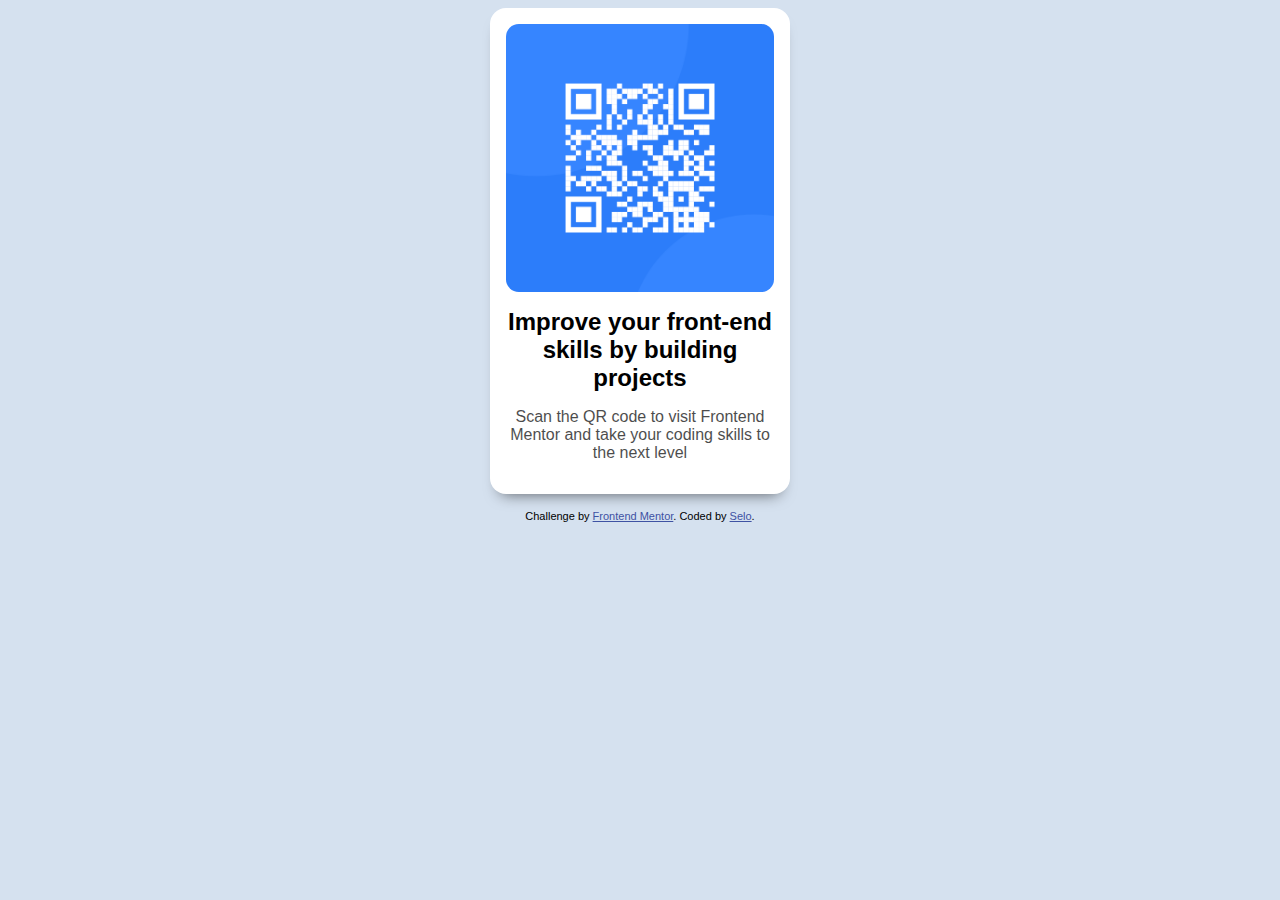
<file: index.html>
<!DOCTYPE html>
<html lang="en">
<head>
  <meta charset="UTF-8">
  <meta name="viewport" content="width=device-width, initial-scale=1.0"> <!-- displays site properly based on user's device -->

  <link rel="icon" type="image/png" sizes="32x32" href="./images/favicon-32x32.png">
  
  <title>Frontend Mentor | QR code component</title>

  <!-- Feel free to remove these styles or customise in your own stylesheet 👍 -->
  <style>
    .attribution { font-size: 11px; text-align: center; }
    .attribution a { color: hsl(228, 45%, 44%); }

    body {
      background-color: #D5E1EF;
      font-family: Calibri, 'Trebuchet MS', sans-serif
    }

    h2 {
      margin: 0 1rem;
    }

    p {
      margin: 1rem 1.2rem 2rem 1.2rem;
      opacity: 0.7;
    }
    
    img {
      max-width: 100%;
      margin: 1rem;
      border-radius: 0.8rem;
    }

    #qr-tile {
      background-color: white;
      border-radius: 1rem;
      width: min(300px, 90%);
      margin-inline: auto;
      text-align: center;
      display: flex;
      flex-direction: column;
      justify-content: center;
      align-content: center;
      margin-bottom: 1rem;
      box-shadow: 0px 10px 15px -10px hsla(0, 0%, 0%, 0.6);
    }
  </style>
</head>
<body>
  <div id="qr-tile">
    <img src="./images/image-qr-code.png" alt="">
    <h2>Improve your front-end skills by building projects</h2>
    <p>Scan the QR code to visit Frontend Mentor and take your coding skills to the next level</p>
  </div>
  
  <div class="attribution">
    Challenge by <a href="https://www.frontendmentor.io?ref=challenge" target="_blank">Frontend Mentor</a>. 
    Coded by <a href="#">Selo</a>.
  </div>
</body>
</html>
</file>
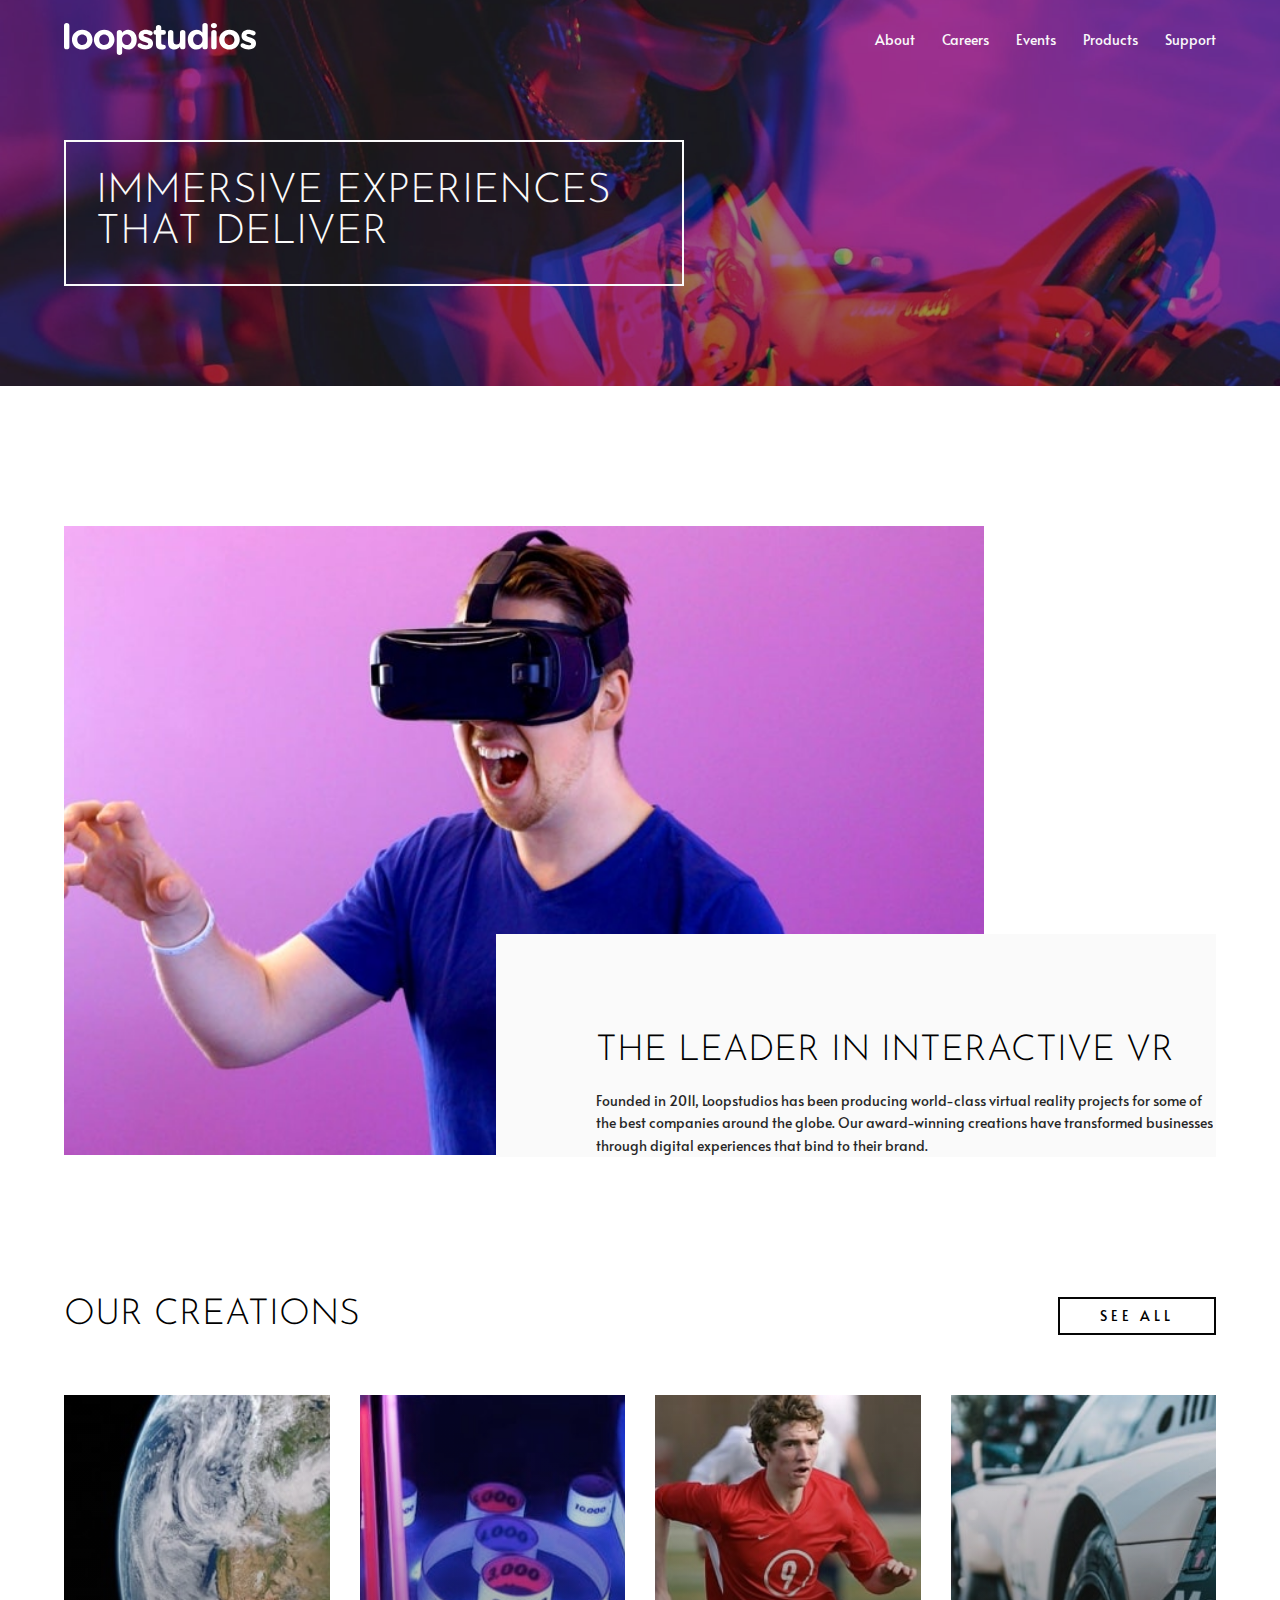
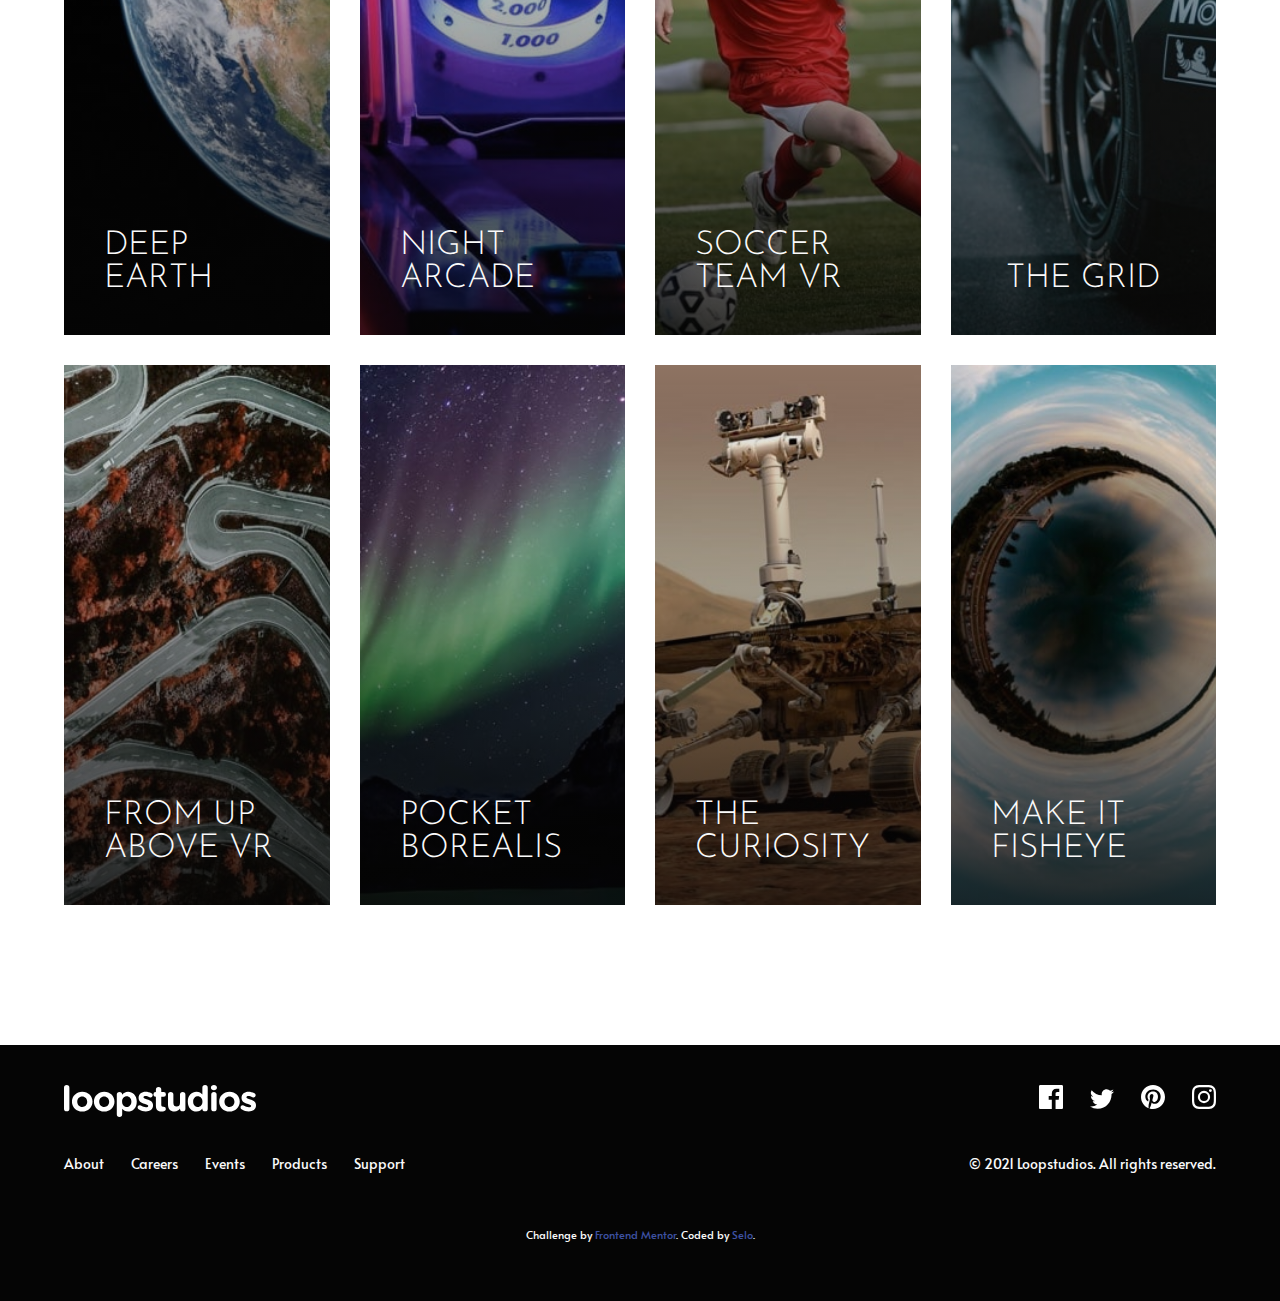
<file: loopstudios-landing-page/index.html>
<!DOCTYPE html>
<html lang="en">
<head>
  <meta charset="UTF-8">
  <meta name="viewport" content="width=device-width, initial-scale=1.0"> <!-- displays site properly based on user's device -->

  <link rel="preconnect" href="https://fonts.googleapis.com">
  <link rel="preconnect" href="https://fonts.gstatic.com" crossorigin>
  <link href="https://fonts.googleapis.com/css2?family=Alata&family=Josefin+Sans:wght@300&display=swap" rel="stylesheet">

  <link rel="icon" type="image/png" sizes="32x32" href="./images/favicon-32x32.png">

  <script src="./app.js" defer></script>

  <link rel="stylesheet" href="./style.css">
  
  <title>Frontend Mentor | Loopstudios landing page</title>
</head>
<body>

  <header>
    <nav id="navbar" class="width">
      <div id="icons">
        <img src="./images/logo.svg" alt="#" id="logo">

        <button class="mobile-icon active" id="menu-icon">
          <img src="./images/icon-hamburger.svg" alt="menu">
        </button>

        <button class="mobile-icon" id="close-icon">
          <img src="./images/icon-close.svg" alt="close">
        </button>
      </div>

      <div id="nav-links">
        <a href="#">About</a>
        <a href="#">Careers</a>
        <a href="#">Events</a>
        <a href="#">Products</a>
        <a href="#">Support</a>
      </div>      
    </nav>

    <div id="heading-container" class="width">
      <h1>Immersive experiences that deliver</h1>
    </div>
  </header>

  <main class="width">
    <section id="about" class="margin-block">
      <img id="about-image" src="./images/desktop/image-interactive.jpg" alt="#">
      <div id="about-description">
        <h2>The leader in interactive VR</h2>

        <p>
          Founded in 2011, Loopstudios has been producing world-class virtual reality 
          projects for some of the best companies around the globe. Our award-winning 
          creations have transformed businesses through digital experiences that bind 
          to their brand.
        </p>
      </div>
    </section>

    <section id="creations" class="margin-block">
      <div id="title-container">
        <h2>Our creations</h2>

        <a id="see-all-desktop" class="see-all" href="#">See All</a>
      </div>

      <div id="tile-container" class="grid">
        <div class="tile">
          <h3>Deep Earth</h3>
        </div>
        <div class="tile">
          <h3>Night arcade</h3>
        </div>
        <div class="tile">
          <h3>Soccer team VR</h3>
        </div>
        <div class="tile">
          <h3>The grid</h3>
        </div>
        <div class="tile">
          <h3>From up above VR</h3>
        </div>
        <div class="tile">
          <h3>Pocket borealis</h3>
        </div>
        <div class="tile">
          <h3>The curiosity</h3>
        </div>
        <div class="tile">
          <h3>Make it fisheye</h3>
        </div>
      </div>

      <div id="creations-link-container">
        <a id="see-all-mobile" class="see-all" href="#">See All</a>
      </div>
    </section>
  </main>

  <footer>
    <div id="footer-grid-container" class="width">
      <img id="footer-logo" src="./images/logo.svg" alt="#">

      <div id="icon-links">
        <a href="#"><img src="./images/icon-facebook.svg" alt="#"></a>
        <a href="#"><img src="./images/icon-twitter.svg" alt="#"></a>
        <a href="#"><img src="./images/icon-pinterest.svg" alt="#"></a>
        <a href="#"><img src="./images/icon-instagram.svg" alt="#"></a>
      </div>

      <div id="footer-links">
        <a href="#">About</a>
        <a href="#">Careers</a>
        <a href="#">Events</a>
        <a href="#">Products</a>
        <a href="#">Support</a>
      </div>

      <span id="rights">© 2021 Loopstudios. All rights reserved.</span>

      <div id="attribution">
        Challenge by <a href="https://www.frontendmentor.io?ref=challenge" target="_blank">Frontend Mentor</a>. 
        Coded by <a href="#">Selo</a>.
      </div>
    </div>
  </footer>
</body>
</html>
</file>
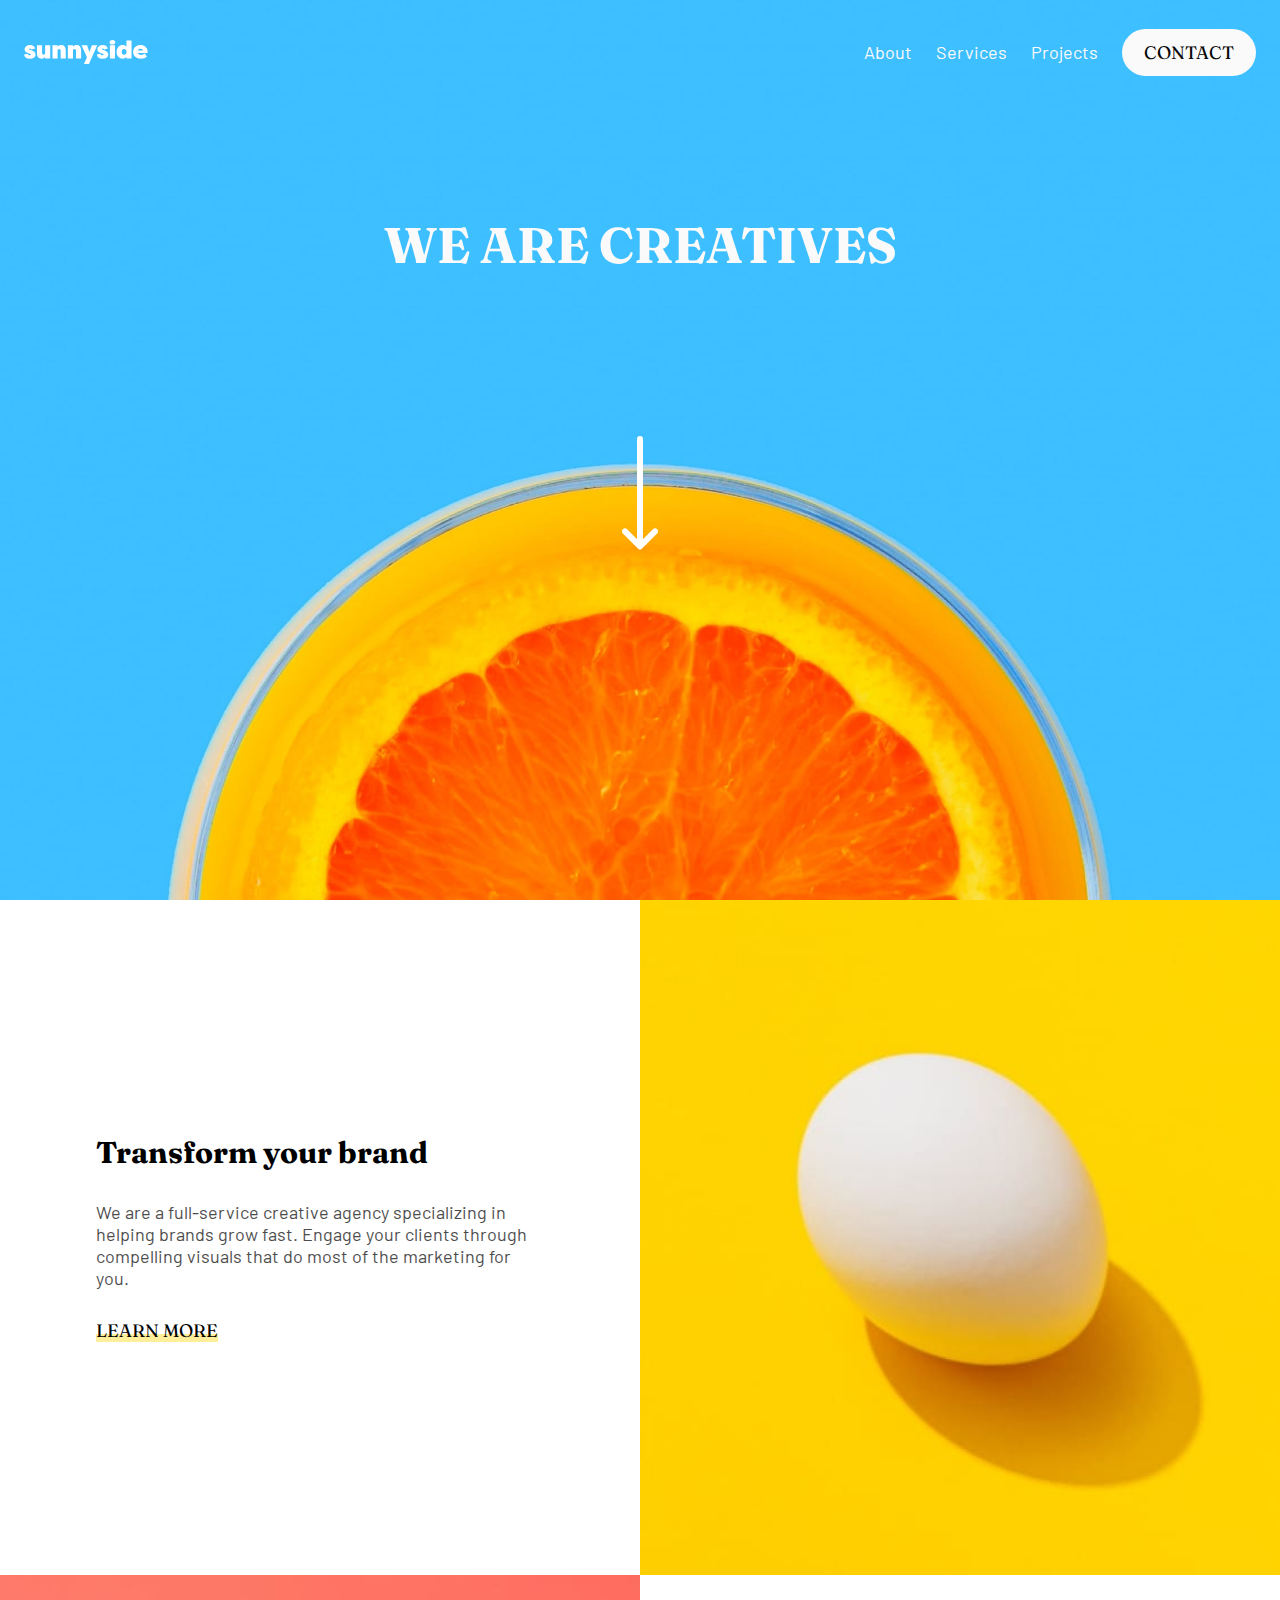
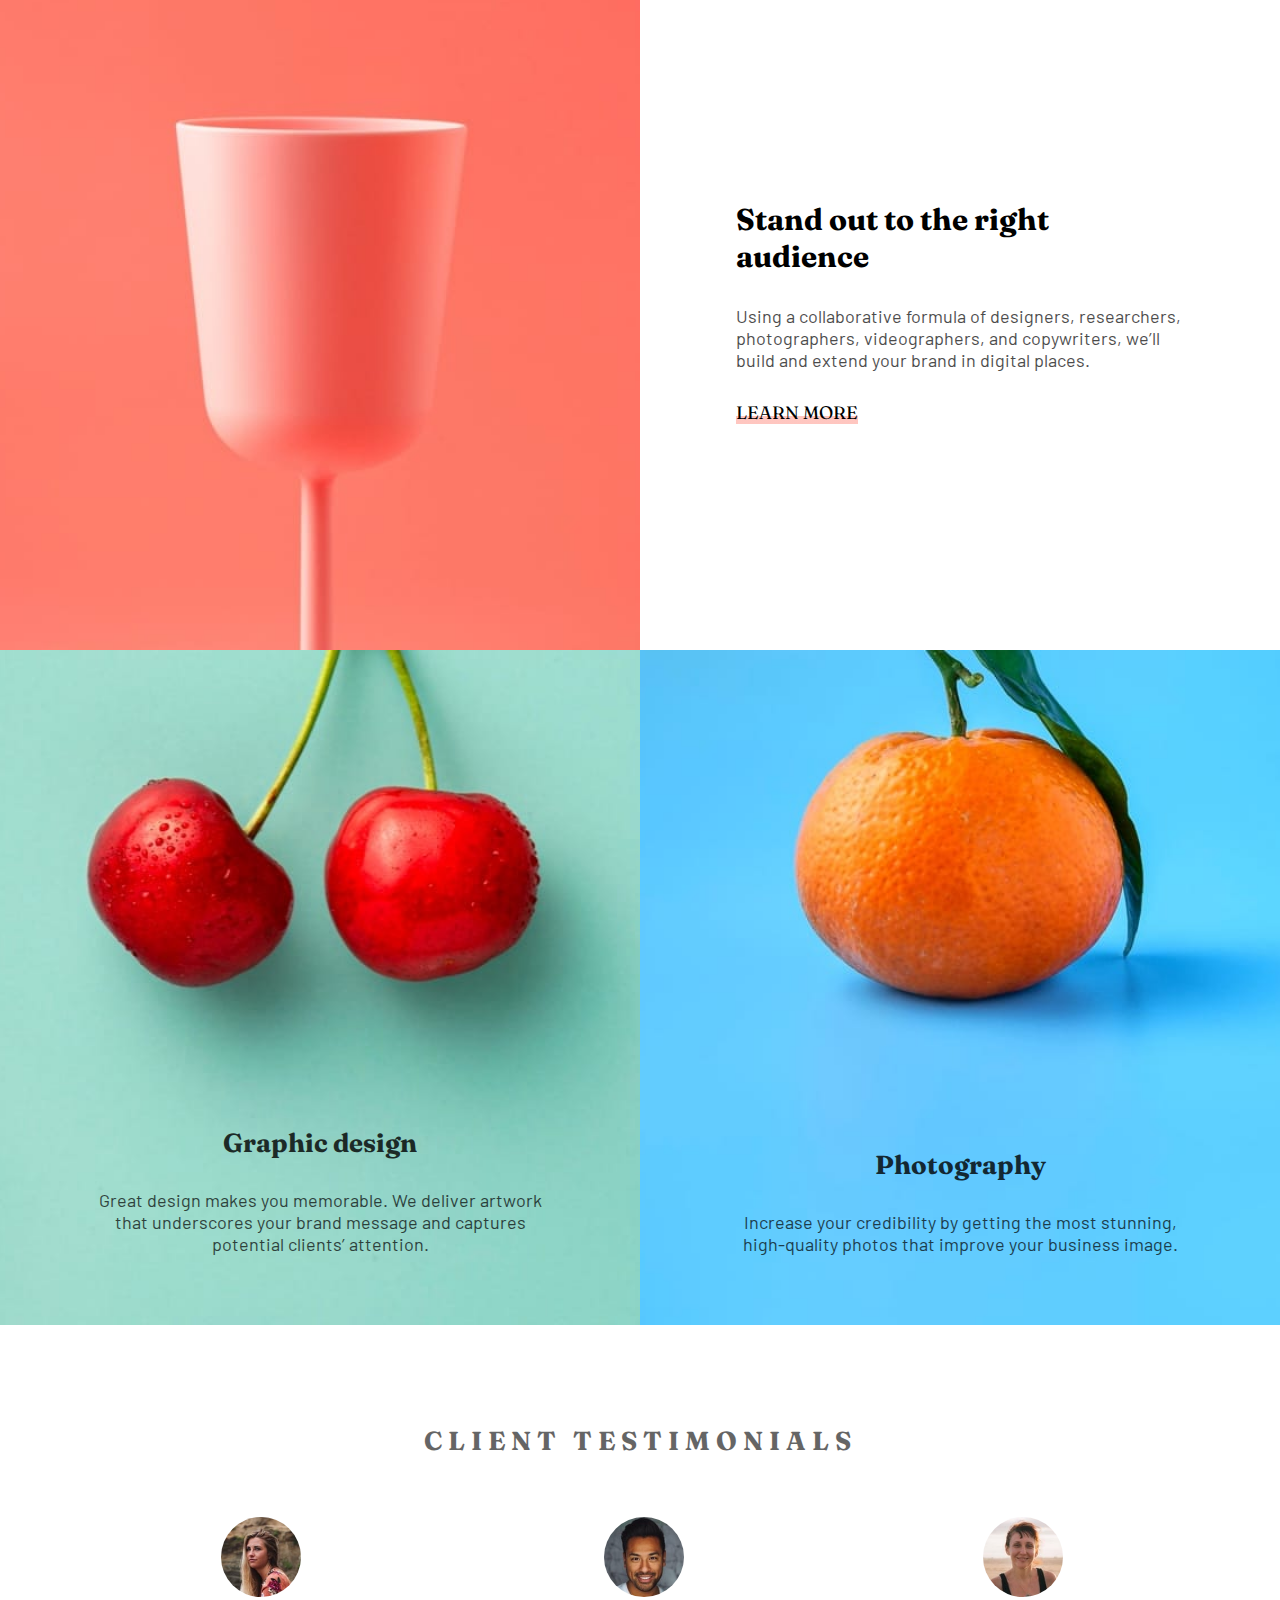
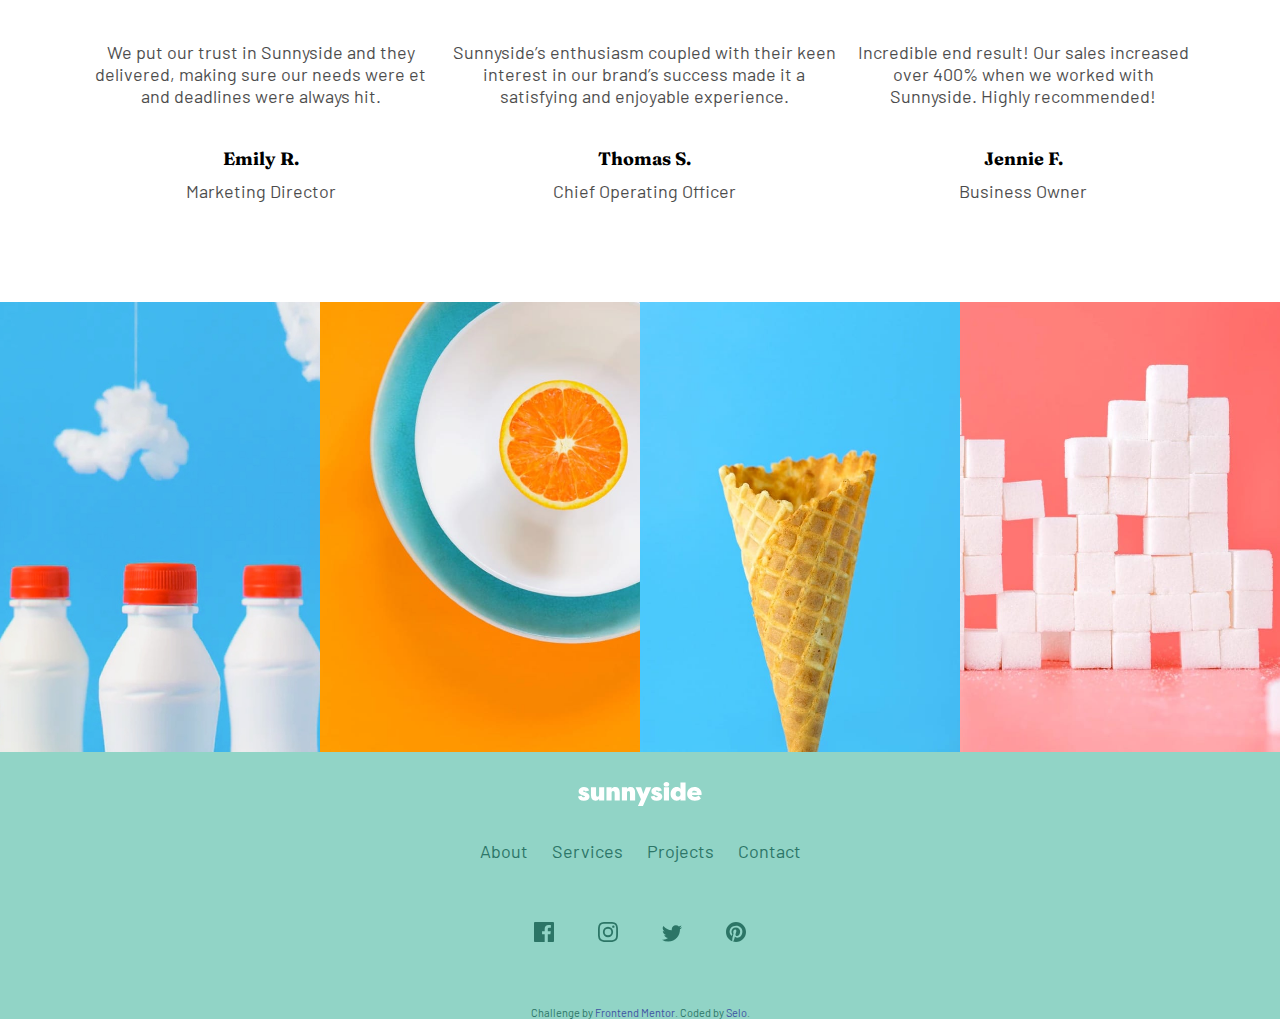
<file: sunnyside-agency-landing-page/index.html>
<!DOCTYPE html>
<html lang="en">
<head>
  <meta charset="UTF-8">
  <meta name="viewport" content="width=device-width, initial-scale=1.0"> <!-- displays site properly based on user's device -->

  <link rel="icon" type="image/png" sizes="32x32" href="./images/favicon-32x32.png">

  <link rel="stylesheet" href="style.css">
  
  <title>Frontend Mentor | Sunnyside agency landing page</title>

</head>
<body>
  <header>
    <nav>
      <img src="./images/logo.svg" alt="" id="brand-logo">
      <div id="toggle"></div>
      <div id="nav-links">
        <a href="#">About</a>
        <a href="#">Services</a>
        <a href="#">Projects</a>
        <a href="#" id="contact">Contact</a>
      </div>
    </nav>

    <h1>We are Creatives</h1>

    <img src="./images/icon-arrow-down.svg" alt="" id="down">
  </header>

  <main>
    <div id="grid">

      <div class="description">
        <h2>Transform your brand</h2>
        <p>We are a full-service creative agency specializing in helping brands grow fast. 
          Engage your clients through compelling visuals that do most of the marketing for you.</p>
        <a href="#">Learn more</a>          
      </div>

      <div class="image" id="egg"></div>

      <div class="image" id="glass"></div>

      <div class="description">
        <h2>Stand out to the right audience</h2>
        <p>Using a collaborative formula of designers, researchers, photographers, videographers, and copywriters, we’ll build and extend your brand in digital places.</p>
        <a href="#">Learn more</a>          
      </div>

      <div class="full description" id="cherry">
        <h3>Graphic design</h3>
        <p>Great design makes you memorable. We deliver artwork that underscores your brand message and captures potential clients’ attention.</p>       
      </div>

      <div class="full description" id="tangerine">
        <h3>Photography</h3>
        <p>Increase your credibility by getting the most stunning, high-quality photos that improve your business image.</p>       
      </div>
      
    </div>


    <div id="testimonials">
      <h3>Client testimonials</h3>
      <div class="flex">
        <div class="testimonial">
          <img src="./images/image-emily.jpg" alt="" class="person">
          <p>We put our trust in Sunnyside and they delivered, making sure our needs were et and deadlines were always hit.</p>
          <h4>Emily R.</h4>
          <span>Marketing Director</span>
        </div>

        <div class="testimonial">
          <img src="./images/image-thomas.jpg" alt="" class="person">
          <p>Sunnyside’s enthusiasm coupled with their keen interest in our brand’s success made it a satisfying and enjoyable experience.</p>
          <h4>Thomas S.</h4>
          <span>Chief Operating Officer</span>
        </div>

        <div class="testimonial">
          <img src="./images/image-jennie.jpg" alt="" class="person">
          <p>Incredible end result! Our sales increased over 400% when we worked with Sunnyside. Highly recommended!</p>
          <h4>Jennie F.</h4>
          <span>Business Owner</span>
        </div>
      </div>
    </div>
  </main>


  <footer>
    <div id="image-gallery">
      <div class="image"></div>
      <div class="image"></div>
      <div class="image"></div>
      <div class="image"></div>
    </div>

    <img src="./images/logo.svg" id="footer-logo">

    <div id="footer-links">
      <a href="#">About</a>
      <a href="#">Services</a>
      <a href="#">Projects</a>
      <a href="#">Contact</a>
    </div>

    <div id="socials">
      <img src="./images/icon-facebook.svg" alt="">
      <img src="./images/icon-instagram.svg" alt="">
      <img src="./images/icon-twitter.svg" alt="">
      <img src="./images/icon-pinterest.svg" alt="">
    </div>

    <div class="attribution">
      Challenge by 
      <a href="https://www.frontendmentor.io?ref=challenge" target="_blank">Frontend Mentor</a>. 
      Coded by 
      <a href="#">Selo</a>.
    </div>
  </footer>

</body>
</html>
</file>
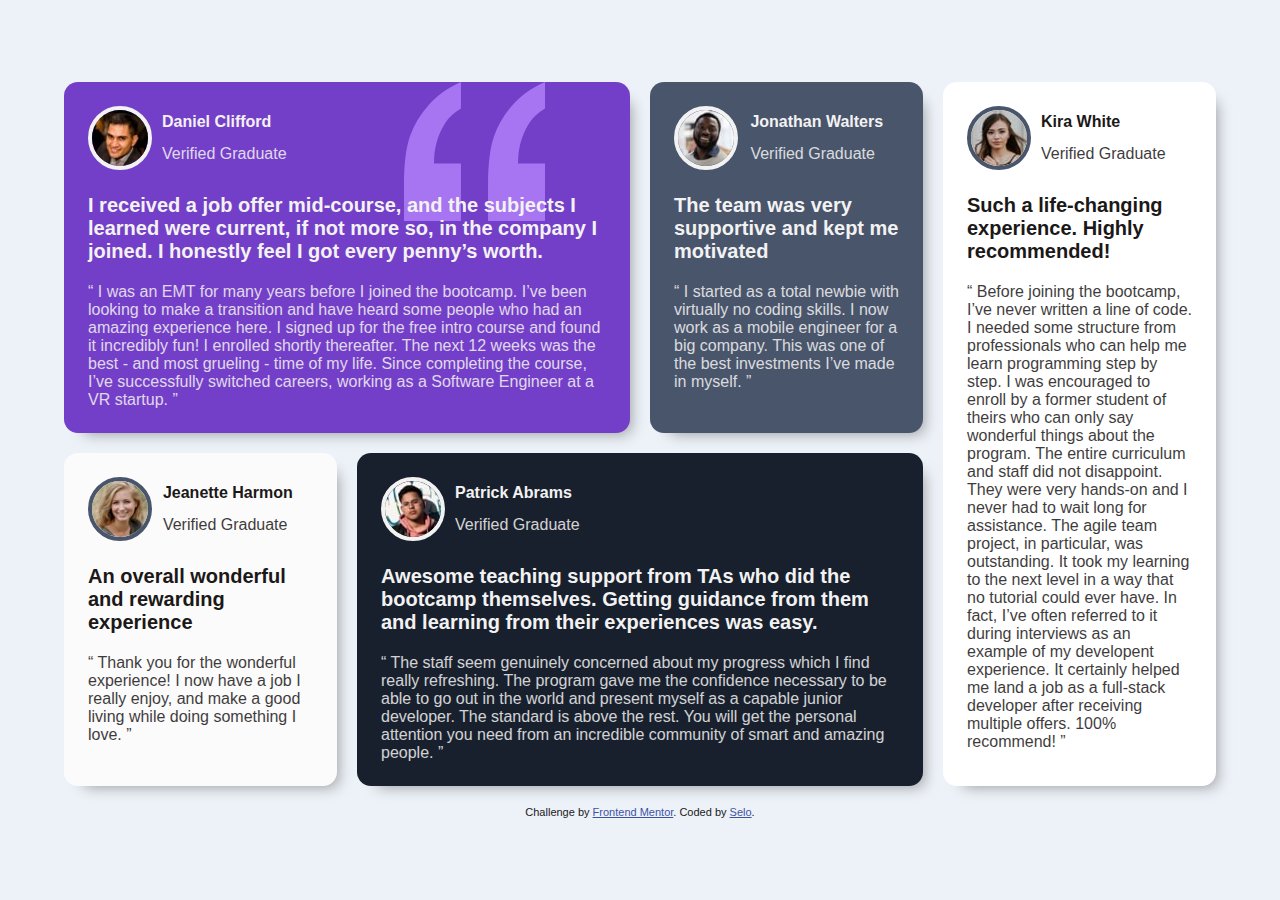
<file: testimonials-grid-section/index.html>
<!DOCTYPE html>
<html lang="en">
  <head>
    <meta charset="UTF-8" />
    <meta name="viewport" content="width=device-width, initial-scale=1.0" />
    <!-- displays site properly based on user's device -->

    <link
      rel="icon"
      type="image/png"
      sizes="32x32"
      href="./images/favicon-32x32.png"
    />

    <link rel="stylesheet" href="./style.css" />

    <title>Frontend Mentor | [Challenge Name Here]</title>
  </head>
  <body>
    <div id="testimonials">
      <div class="tile wide" style="background-color: #733fc8">
        <img src="./images/bg-pattern-quotation.svg" alt="" id="backtick">
        <div class="small-grid">
          <img src="./images/image-daniel.jpg" alt="" />
          <span class="name">Daniel Clifford</span>
          <span class="user">Verified Graduate</span>
        </div>

        <h2>
          I received a job offer mid-course, and the subjects I learned were
          current, if not more so, in the company I joined. I honestly feel I
          got every penny’s worth.
        </h2>

        <blockquote>
          <p>
            “ I was an EMT for many years before I joined the bootcamp. I’ve
            been looking to make a transition and have heard some people who had
            an amazing experience here. I signed up for the free intro course
            and found it incredibly fun! I enrolled shortly thereafter. The next
            12 weeks was the best - and most grueling - time of my life. Since
            completing the course, I’ve successfully switched careers, working
            as a Software Engineer at a VR startup. ”
          </p>
        </blockquote>
      </div>

      <div class="tile" style="background-color: #49556b">
        <div class="small-grid">
          <img src="./images/image-jonathan.jpg" alt="" />
          <span class="name">Jonathan Walters</span>
          <span class="user">Verified Graduate</span>
        </div>

        <h2>The team was very supportive and kept me motivated</h2>

        <blockquote>
          <p>
            “ I started as a total newbie with virtually no coding skills. I now
            work as a mobile engineer for a big company. This was one of the
            best investments I’ve made in myself. ”
          </p>
        </blockquote>
      </div>

      <div class="tile" style="background-color: #fbfbfb">
        <div class="small-grid">
          <img src="./images/image-jeanette.jpg" alt="" />
          <span class="name">Jeanette Harmon</span>
          <span class="user">Verified Graduate</span>
        </div>

        <h2>An overall wonderful and rewarding experience</h2>

        <blockquote>
          <p>
            “ Thank you for the wonderful experience! I now have a job I really
            enjoy, and make a good living while doing something I love. ”
          </p>
        </blockquote>
      </div>

      <div class="tile wide" style="background-color: #18202d">
        <div class="small-grid">
          <img src="./images/image-patrick.jpg" alt="" />
          <span class="name">Patrick Abrams</span>
          <span class="user">Verified Graduate</span>
        </div>

        <h2>
          Awesome teaching support from TAs who did the bootcamp themselves.
          Getting guidance from them and learning from their experiences was
          easy.
        </h2>

        <blockquote>
          <p>
            “ The staff seem genuinely concerned about my progress which I find
            really refreshing. The program gave me the confidence necessary to
            be able to go out in the world and present myself as a capable
            junior developer. The standard is above the rest. You will get the
            personal attention you need from an incredible community of smart
            and amazing people. ”
          </p>
        </blockquote>
      </div>

      <div class="tile tall" style="background-color: #ffffff">
        <div class="small-grid">
          <img src="./images/image-kira.jpg" alt="" />
          <span class="name">Kira White</span>
          <span class="user">Verified Graduate</span>
        </div>

        <h2>Such a life-changing experience. Highly recommended!</h2>

        <blockquote>
          <p>
            “ Before joining the bootcamp, I’ve never written a line of code. I
            needed some structure from professionals who can help me learn
            programming step by step. I was encouraged to enroll by a former
            student of theirs who can only say wonderful things about the
            program. The entire curriculum and staff did not disappoint. They
            were very hands-on and I never had to wait long for assistance. The
            agile team project, in particular, was outstanding. It took my
            learning to the next level in a way that no tutorial could ever
            have. In fact, I’ve often referred to it during interviews as an
            example of my developent experience. It certainly helped me land a
            job as a full-stack developer after receiving multiple offers. 100%
            recommend! ”
          </p>
        </blockquote>
      </div>
    </div>

    <div class="attribution">
      Challenge by
      <a href="https://www.frontendmentor.io?ref=challenge" target="_blank"
        >Frontend Mentor</a
      >. Coded by <a href="#">Selo</a>.
    </div>
  </body>
</html>
</file>
<file: loopstudios-landing-page/style.css>
/*GLOBAL STYLES*/

:root {
    --white: hsl(0, 0%, 98%);
    --black: hsl(0, 0%, 2%);
    --dark-gray: hsl(0, 0%, 55%);
    --very-dark-gray: hsl(0, 0%, 41%);
}

html {
    font-size: 10px;
}

body {
    font-size: clamp(1.2rem, 1.2vw, 1.4rem);
}

* {
    margin: 0;
    padding: 0;
    box-sizing: border-box;
    border: none;
    font-size: 100%;
    line-height: 1;
    vertical-align: baseline;
    font-family: "Alata", sans-serif;
    font-weight: 400;
    font-style: normal;      
}

a {
    text-decoration: none;
    color: inherit;
    position: relative;
    font-family: inherit;
}

h1, h2, h3 {
    font-family: "Josefin Sans", sans-serif;
    font-optical-sizing: auto;
    font-weight: 300;
    font-style: normal;
    text-transform: uppercase;
}

h1 {
    font-size: clamp(3.6rem, 3.2vw, 5rem);
    padding: 3rem 4rem 3rem 3rem;
    border: 2px solid var(--white);
    width: min(620px, 100%);
}

h2 {
    font-size: clamp(3rem, 2.8vw, 4.6rem);
}

h3 {
    font-size: clamp(2.8rem, 2.6vw, 4.2rem);
}

.width {
    width: min(1200px, 90%);
    margin-inline: auto;
}

.margin-block {
    margin-block: 14rem;
}

a:not(.see-all):hover::after {
    content: '';
    background-color: var(--white);
    position: absolute;
    bottom: -1rem;
    left: 50%;
    transform: translateX(-50%);
    width: 70%;
    height: 3px;
}

header,
#creations .tile {
    background-repeat: no-repeat;
    background-position: center;
    background-size: cover;
}

header::after,
#creations .tile::after {
    content: '';
    width: 100%;
    height: 100%;
    position: absolute;
    top: 0;
    left: 0;
    z-index: -1;
}

header #navbar,
#creations #title-container {
    display: flex;
    align-items: center;
    justify-content: space-between;
}

header #navbar,
footer {
    padding-block: 4rem;
}

header #navbar a + a,
#icon-links a + a,
#footer-links a + a {
    margin-left: 2.4rem;
}

/*HEADER STYLES*/

header {
    background-image: url("./images/desktop/image-hero.jpg");
    color: var(--white);
    padding-bottom: 10rem;
    position: relative;
    z-index: 1;
}

header::after {
    background-color: hsla(0, 0%, 2%, 0.4);
}

header #heading-container {
    margin-top: 6rem;
}

#navbar {
    height: 5vh;
}

.mobile-icon {
    display: none;
    background: transparent;
    position: absolute;
    top: 4.8rem;
    right: 3rem;
}

/*MAIN STYLES*/

/*about*/

#about {
    position: relative;
}

#about-description {
    padding: 10rem 0 0 10rem;
    background-color: var(--white);
    width: min(720px, 100%);
    position: absolute;
    right: 0;
    bottom: 0;
}

#about-image {
    width: min(920px, 100%);
}

#about h2 {
    margin-bottom: 2rem;
}

#about p {
    line-height: 1.6;
    opacity: .85;
}

/*creations*/

#creations #tile-container.grid {
    display: grid;
    grid-template-columns: repeat(auto-fit, minmax(250px, 1fr));
    grid-auto-rows: 60vh;  
    gap: 3rem; 
}

#creations .tile {
    padding: 4rem;
    color: var(--white);
    display: flex;
    justify-content: center;
    align-items: flex-end;
    position: relative;
    z-index: 1;
    transition: .3s all ease-in;
    cursor: pointer;
}

#creations .tile::after {
    background: linear-gradient(to top, hsla(0, 0%, 2%, 0.8), transparent);
    transition: .3s all ease-in;
}

#creations .tile:hover {
    color: var(--black);
    font-weight: bold;
    transform: scale(1.05);
}

#creations .tile:hover::after {
    background: linear-gradient(to top, hsla(0, 0%, 98%, 0.8), transparent);
}

#creations .tile:nth-of-type(1) {
    background-image: url("./images/desktop/image-deep-earth.jpg");
}

#creations .tile:nth-of-type(2) {
    background-image: url("./images/desktop/image-night-arcade.jpg");
}

#creations .tile:nth-of-type(3) {
    background-image: url("./images/desktop/image-soccer-team.jpg");
}

#creations .tile:nth-of-type(4) {
    background-image: url("./images/desktop/image-grid.jpg");
}

#creations .tile:nth-of-type(5) {
    background-image: url("./images/desktop/image-from-above.jpg");
}

#creations .tile:nth-of-type(6) {
    background-image: url("./images/desktop/image-pocket-borealis.jpg");
}

#creations .tile:nth-of-type(7) {
    background-image: url("./images/desktop/image-curiosity.jpg");
}

#creations .tile:nth-of-type(8) {
    background-image: url("./images/desktop/image-fisheye.jpg");
}

#creations #title-container {
    margin-bottom: 6rem;
} 

.see-all {
    border: 2px solid var(--black);
    padding: 1rem 4rem;
    text-transform: uppercase;
    letter-spacing: 4px;
    transition: .3s all ease-in;
}

.see-all:hover {
    background-color: var(--black);
    color: var(--white);
}

#see-all-mobile {
    display: none;
}


/*FOOTER STYLES*/

footer {
    background-color: var(--black);
    color: var(--white);
}

#footer-grid-container {
    display: grid;
    gap: 4rem;
    grid-template-columns: repeat(2, 1fr);
    grid-template-rows: repeat(3, 1fr);
    grid-template-areas:
    'logo icons'
    'links rights'
    'attribute attribute';
}

#icon-links,
#rights {
    text-align: right;
}

#footer-logo {
    grid-area: logo;
}

#icon-links {
    grid-area: icons;
}

#footer-links {
    grid-area: links;
}

#rights {
    grid-area: rights;
}

#attribution {
    grid-area: attribute;
}

#attribution {
    font-size: 11px; 
    text-align: center;
}

#attribution a {
    color: hsl(228, 45%, 44%);
}

/*MEDIA QUERIES*/

@media (max-width: 870px) {
    .margin-block {
        margin-block: 10rem;
    }

    #navbar {
        transition: .3s ease-in-out all;
    }

    #navbar.open {
        height: 100vh;
    }

    #navbar:not(.open) #nav-links {
        transform: translateY(-100vh);
    }

    #logo {
        position: absolute;
        top: 4rem;
        left: 3rem;
    }    

    #nav-links {
        transition: .3s ease-in-out transform;
        display: flex;
        flex-direction: column;
        position: absolute;
        top: 25%;
        right: 50%;
        transform: translateX(50%);
    }

    #nav-links a {
        margin: 0 !important;
        padding-block: 2rem;
        text-align: center;
        font-size: 2rem;
    }

    .active {
        display: initial;
    }

    #about-description {
        padding: 0;
        position: initial;
        text-align: center;
    }

    #about h2 {
        margin-block: 2rem;
    }

    #creations-link-container {
        margin-top: 4rem;
        display: grid;
        place-items: center;
    }

    #see-all-mobile {
        display: inline-block;
    }

    #see-all-desktop {
        display: none;
    }

    #creations #tile-container.grid {
        grid-auto-rows: 20vh;
    }

    #creations .tile:nth-of-type(1) {
        background-image: url("./images/mobile/image-deep-earth.jpg");
    }
    
    #creations .tile:nth-of-type(2) {
        background-image: url("./images/mobile/image-night-arcade.jpg");
    }
    
    #creations .tile:nth-of-type(3) {
        background-image: url("./images/mobile/image-soccer-team.jpg");
    }
    
    #creations .tile:nth-of-type(4) {
        background-image: url("./images/mobile/image-grid.jpg");
    }
    
    #creations .tile:nth-of-type(5) {
        background-image: url("./images/mobile/image-from-above.jpg");
    }
    
    #creations .tile:nth-of-type(6) {
        background-image: url("./images/mobile/image-pocket-borealis.jpg");
    }
    
    #creations .tile:nth-of-type(7) {
        background-image: url("./images/mobile/image-curiosity.jpg");
    }
    
    #creations .tile:nth-of-type(8) {
        background-image: url("./images/mobile/image-fisheye.jpg");
    }    

    #footer-grid-container {
        grid-template-columns: 1fr;
        grid-template-rows: unset;
        align-items: center;
        grid-template-areas:
        'logo'
        'links'
        'icons'
        'rights' 
        'attribute';
    }

    footer #footer-logo {
        margin-inline: auto;
    }

    footer #footer-links {
        display: flex;
        justify-content: center;
        align-items: center;
        flex-direction: column;
        gap: 2rem;
    }
    
    footer #footer-links,
    footer #icon-links,
    footer #rights {
        text-align: center;
    }

    #footer-links a + a {
        margin-left: 0;
    }
}
</file>
<file: sunnyside-agency-landing-page/style.css>
/*GLOBAL*/
@import url('https://fonts.googleapis.com/css2?family=Fraunces:opsz,wght@9..144,100..900&display=swap');

@import url('https://fonts.googleapis.com/css2?family=Barlow:wght@600&display=swap');

.attribution { font-size: 11px; text-align: center; }
.attribution a { color: hsl(228, 45%, 44%); }

html {
    font-size: 10px;
}

* {
    font-family: 'Barlow','Times New Roman', Times, serif;
    font-size: 1.8rem;
    box-sizing: border-box;
    padding: 0;
    margin: 0;
}

a, button {
    font-size: inherit;
    color: inherit;
}

a {
    text-decoration: none;
    transition: .3s all linear;
}

p, span {
    opacity: .7;
}

/*HEADER*/

header {
    height: 100vh;
    background-image: url("./images/desktop/image-header.jpg");
    background-repeat: no-repeat;
    background-position: center;
    background-size: cover;
    color: hsl(0, 0%, 98%);
}

nav {
    display: flex;
    justify-content: space-between;
    align-items: center;
    padding: 4rem 2.4rem;
}

#toggle {
    display: none;
}

nav a + a {
    margin-left: 2rem;
}

nav a:hover {
    color: hsl(0, 0%, 3%);
}

#contact {
    color: hsl(0, 0%, 3%);
    background-color: hsl(0, 0%, 98%);
    border-radius: 3rem;
    padding: 1.2rem 2.2rem;
    text-transform: uppercase;
}

#contact:hover {
    background-color: #72CEFE;
    color: hsl(0, 0%, 98%);
}

h1 {
    font-size: 5rem;
    text-transform: uppercase;
    text-align: center;
    margin-block: 11rem 16rem;
}

#down {
    display: block;
    margin-inline: auto;
    animation: 2s ease-in-out 1s infinite alternate slidein;
}

/*MAIN*/

#grid {
    display: grid;
    grid-template-columns: 1fr 1fr;
    grid-auto-rows: 75vh;
}


.description {
    display: flex;
    flex-direction: column;
    justify-content: center;
    align-items: flex-start;
    padding-inline: 15%;
    scroll-snap-align: start;
}

.image,
.full.description {
    background-repeat: no-repeat;
    background-position: center;
    background-size: cover;
    width: 100%;
}

.image#egg {
    background-image: url("./images/desktop/image-transform.jpg");
}

.image#glass {
    background-image: url("./images/desktop/image-stand-out.jpg")
}

.full.description {
    justify-content: flex-end;
    align-items: center;
    padding-bottom: 4rem;
}

.full.description p {
    text-align: center;
}

.full#cherry {
    background-image: url("./images/desktop/image-graphic-design.jpg");
}

.full#tangerine {
    background-image: url("./images/desktop/image-photography.jpg");
}

h1, h2, h3, h4, #contact {
    font-family: 'Fraunces', Cochin, Georgia, Times, 'Times New Roman', serif;
}

h2 {
    font-size: 3rem;
}

h3 {
    font-size: 2.6rem;
    opacity: .8;
}

#grid a {
    font-family: 'Fraunces', Cochin, Georgia, Times, 'Times New Roman', serif;
}

.description p {
    margin-block: 3rem;
}

.description a {
    text-transform: uppercase;
    background: linear-gradient(transparent 0% 65%, hsla(6, 99%, 69%, .4) 65% 100%);
}

.description:first-of-type a {
    background: linear-gradient(transparent 0% 65%, hsla(50, 99%, 50%, .4) 65% 100%);
}

.description a:hover {
    background: linear-gradient(transparent 0% 65%, hsla(6, 99%, 69%, .7) 65% 100%);
}

.description:first-of-type a:hover {
    background: linear-gradient(transparent 0% 65%, hsla(50, 99%, 50%, .7) 65% 100%);
}

#testimonials {
    margin: 10rem auto 4rem auto;
    width: min(1100px, 90%);
}

.flex {
    display: flex;
    text-align: center;
    gap: 2rem;
}

#testimonials h3 {
    opacity: .6;
    text-align: center;
    letter-spacing: 6px;
    margin-bottom: 6rem;
    text-transform: uppercase;
}

.testimonial {
    margin-bottom: 6rem;
}

.testimonial p {
    margin-block: 4rem;
}

.testimonial img {
    max-width: 8rem;
    border-radius: 50%;
}

h4 {
    margin-bottom: 1rem;
}

/*FOOTER*/

footer {
    background-color: hsl(167, 44%, 70%);
    text-align: center;
    color: hsl(168, 45%, 32%);
}

#footer-links a + a {
    margin-left: 2rem;
}

#image-gallery {
    display: grid;
    grid-template-columns: repeat(4, 1fr);
    grid-auto-rows: 450px;
}

#image-gallery .image:nth-of-type(1) {
    background-image: url("./images/desktop/image-gallery-milkbottles.jpg");
}

#image-gallery .image:nth-of-type(2) {
    background-image: url("./images/desktop/image-gallery-orange.jpg");
}

#image-gallery .image:nth-of-type(3) {
    background-image: url("./images/desktop/image-gallery-cone.jpg");
}

#image-gallery .image:nth-of-type(4) {
    background-image: url("./images/desktop/image-gallery-sugarcubes.jpg");
}


#footer-logo {
    margin-block: 3rem;
}

#socials {
    margin-block: 6rem;
}

#socials img + img {
    margin-left: 4rem;
}

#socials img {
    transition: .3s all linear;
}

#socials img:hover {
    cursor: pointer;
    filter: brightness(100);
}

footer a:hover {
    color: hsl(0, 0%, 98%);
}

/*MEDIA QUERIES*/

@media (max-width: 1145px) {
    #grid {
        grid-auto-rows: 50vh;
    }
}

@media (max-width: 700px) {
    #grid {
        grid-template-columns: 1fr;
    }

    #glass {
        grid-row: 4 / 5;
    }

    .flex {
        flex-direction: column;
    }

    #image-gallery {
        grid-template-columns: repeat(2, 1fr);
        grid-auto-rows: auto;
    }   
    
    #image-gallery .image {
        aspect-ratio: 1 / 1;
    }
}

@media (max-width: 625px) {
    #toggle {
        width: 38px;
        height: 38px;
        display: block;
        background: linear-gradient(hsl(0, 0%, 98%) 0 10%, transparent 10% 45%, hsl(0, 0%, 98%) 45% 55%, transparent 55% 90%, hsl(0, 0%, 98%) 90% 100%);
    }

    #nav-links {
        display: none;
    }

    h1 {
        font-size: 4rem;
    }
}


/*ANIMATIONS*/

@keyframes slidein {
    from {
      transform: translateY(0%);
    }
  
    to {
      transform: translateY(75%);
    }
  }
</file>
<file: testimonials-grid-section/style.css>
html {
    font-size: 10px;
}

body {
    display: flex;
    flex-direction: column;
    justify-content: center;
    align-items: center;
    min-height: 100vh;
    background-color: #EDF2F8;
}

* {
    box-sizing: border-box;
    margin: 0;
    padding: 0;
    font-size: 1.6rem;
    color: hsl(0, 5%, 95%);
    font-family: 'Lucida Sans Unicode', Geneva, Verdana, sans-serif;
}

.attribution {
    font-size: 1.1rem;
    text-align: center;
    margin-top: 2rem;
}

.attribution a {
    font-size: inherit;
    color: hsl(228, 45%, 44%);
}



#testimonials {
    width: min(1400px, 90%);
    display: grid;
    gap: 2rem;
    grid-auto-columns: 1fr;
    grid-template-areas: 
    "a a b c"
    "d e e c";
}

.tile:nth-of-type(3) *,
.tile:nth-of-type(5) *,
.attribution {
    color: hsl(0, 5%, 10%);
}

.tile {
    padding: 2.4rem;
    border-radius: 1.4rem;
    box-shadow: 10px 10px 15px -10px hsla(0, 0%, 0%, 0.4);
}

.tile:nth-of-type(1) {
    grid-area: a;
    position: relative;
    z-index: 1;
}

.tile:nth-of-type(2) {
    grid-area: b;
}

.tile:nth-of-type(3) {
    grid-area: d;
}

.tile:nth-of-type(4) {
    grid-area: e;
}

.tile:nth-of-type(5) {
    grid-area: c;
}

.tile h2 {
    margin-block: 2rem;
    font-size: 2rem;
}

blockquote p,
span {
    opacity: 0.85;
}

.name {
    font-weight: bold;
    opacity: 1;
}

.small-grid {
    display: inline-grid;
    grid-template: repeat(2, 1fr) / 1fr 2fr;
    column-gap: 1rem;
    align-items: center;
}

.small-grid img {
    grid-area: 1 / 1 / 3 / 2;
    border-radius: 50%;
    max-width: 100%;
    border: 4px solid hsl(0, 5%, 95%);
}

.tile:nth-of-type(3) .small-grid img,
.tile:nth-of-type(5) .small-grid img {
    border: 4px solid #49556b;
}

#backtick {
    position: absolute;
    right: 15%;
    top: 0;
    width: min(148px, 25%);
    z-index: -1;
}

@media(max-width: 1180px) {
    #testimonials {
        grid-template-areas: 
        "a a b"
        "c c c"
        "d e e";
    }
}

@media(max-width: 880px) {
    #testimonials {
        grid-template-areas: 
        "a"
        "b"
        "c"
        "d"
        "e";
    }
}
</file>
